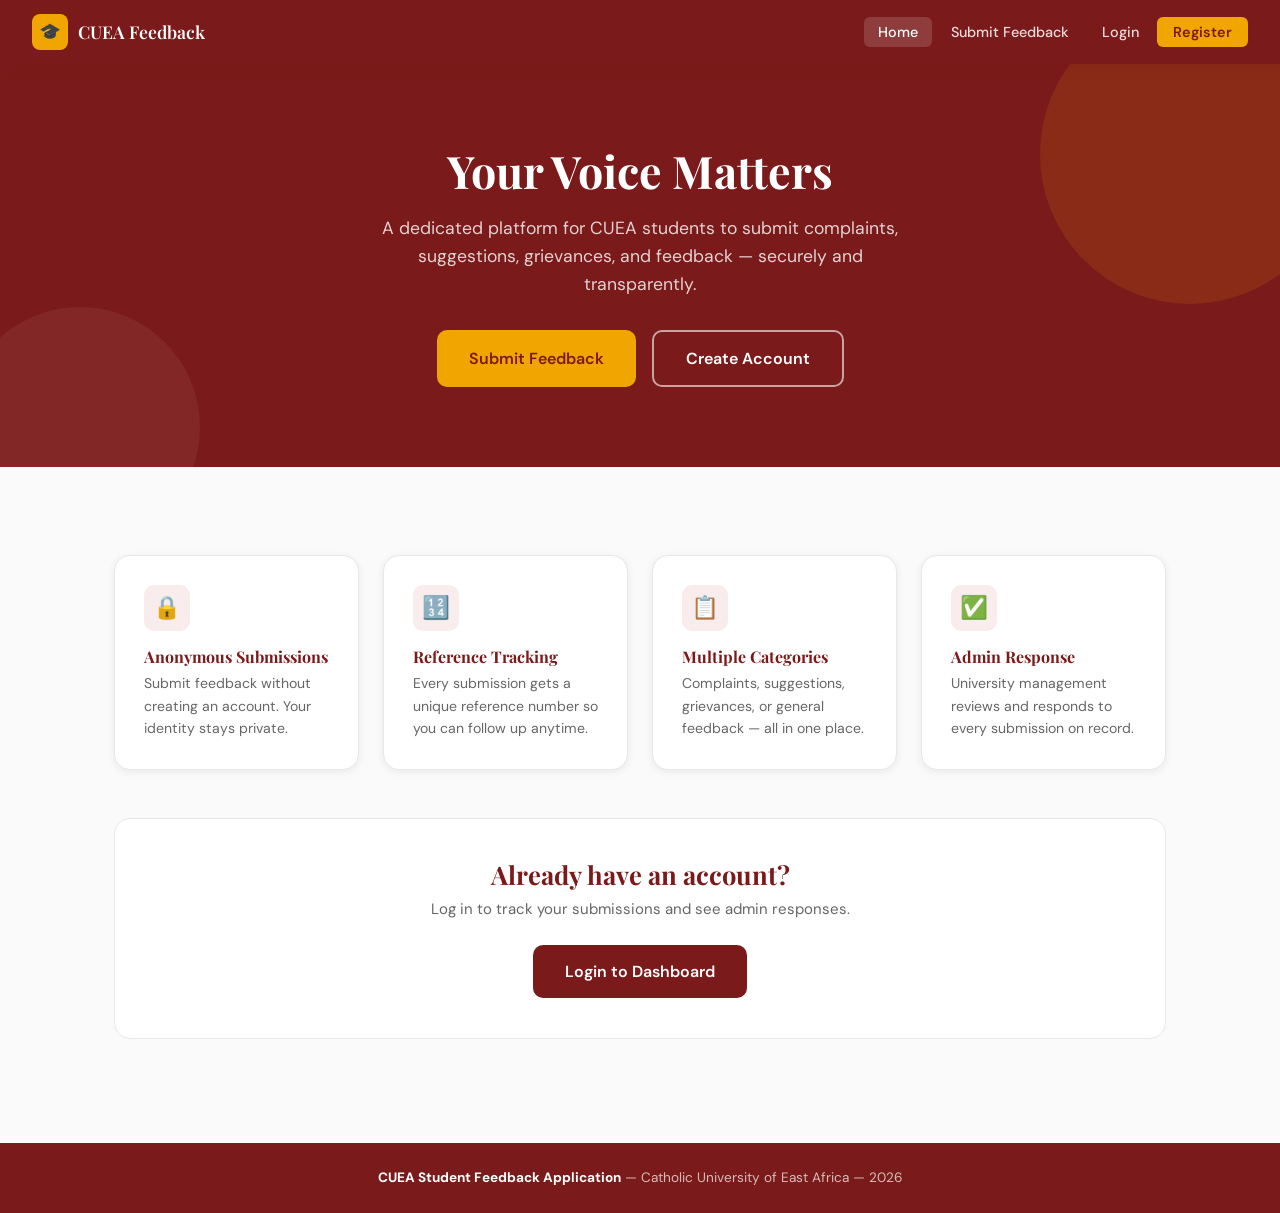
<file: index.html>
<!DOCTYPE html>
<html lang="en">
<head>
    <meta charset="UTF-8">
    <meta name="viewport" content="width=device-width, initial-scale=1.0">
    <title>CUEA Student Feedback — Home</title>
    <link rel="stylesheet" href="style.css">
</head>
<body>

<nav class="navbar">
    <a href="index.html" class="navbar-brand">
        <div class="logo-icon">🎓</div>
        <span>CUEA Feedback</span>
    </a>
    <ul class="navbar-links">
        <li><a href="index.html" class="active">Home</a></li>
        <li><a href="submit.html">Submit Feedback</a></li>
        <li><a href="login.html">Login</a></li>
        <li><a href="register.html" class="btn-nav">Register</a></li>
    </ul>
</nav>

<section class="hero">
    <h1>Your Voice Matters</h1>
    <p>A dedicated platform for CUEA students to submit complaints, suggestions, grievances, and feedback — securely and transparently.</p>
    <div class="hero-actions">
        <a href="submit.html" class="btn btn-accent btn-lg">Submit Feedback</a>
        <a href="register.html" class="btn btn-outline-white btn-lg">Create Account</a>
    </div>
</section>

<div class="page-wrapper">
    <div class="features-grid">
        <div class="feature-card">
            <div class="feature-icon">🔒</div>
            <h3>Anonymous Submissions</h3>
            <p>Submit feedback without creating an account. Your identity stays private.</p>
        </div>
        <div class="feature-card">
            <div class="feature-icon">🔢</div>
            <h3>Reference Tracking</h3>
            <p>Every submission gets a unique reference number so you can follow up anytime.</p>
        </div>
        <div class="feature-card">
            <div class="feature-icon">📋</div>
            <h3>Multiple Categories</h3>
            <p>Complaints, suggestions, grievances, or general feedback — all in one place.</p>
        </div>
        <div class="feature-card">
            <div class="feature-icon">✅</div>
            <h3>Admin Response</h3>
            <p>University management reviews and responds to every submission on record.</p>
        </div>
    </div>

    <div style="text-align:center; margin-top:3rem; padding:2.5rem; background:var(--white); border-radius:var(--radius-lg); border:1px solid var(--gray-200);">
        <h2 style="margin-bottom:0.5rem;">Already have an account?</h2>
        <p style="margin-bottom:1.5rem;">Log in to track your submissions and see admin responses.</p>
        <a href="login.html" class="btn btn-primary btn-lg">Login to Dashboard</a>
    </div>
</div>

<footer>
    <strong>CUEA Student Feedback Application</strong> &mdash; Catholic University of East Africa &mdash; 2026
</footer>

</body>
</html>
</file>
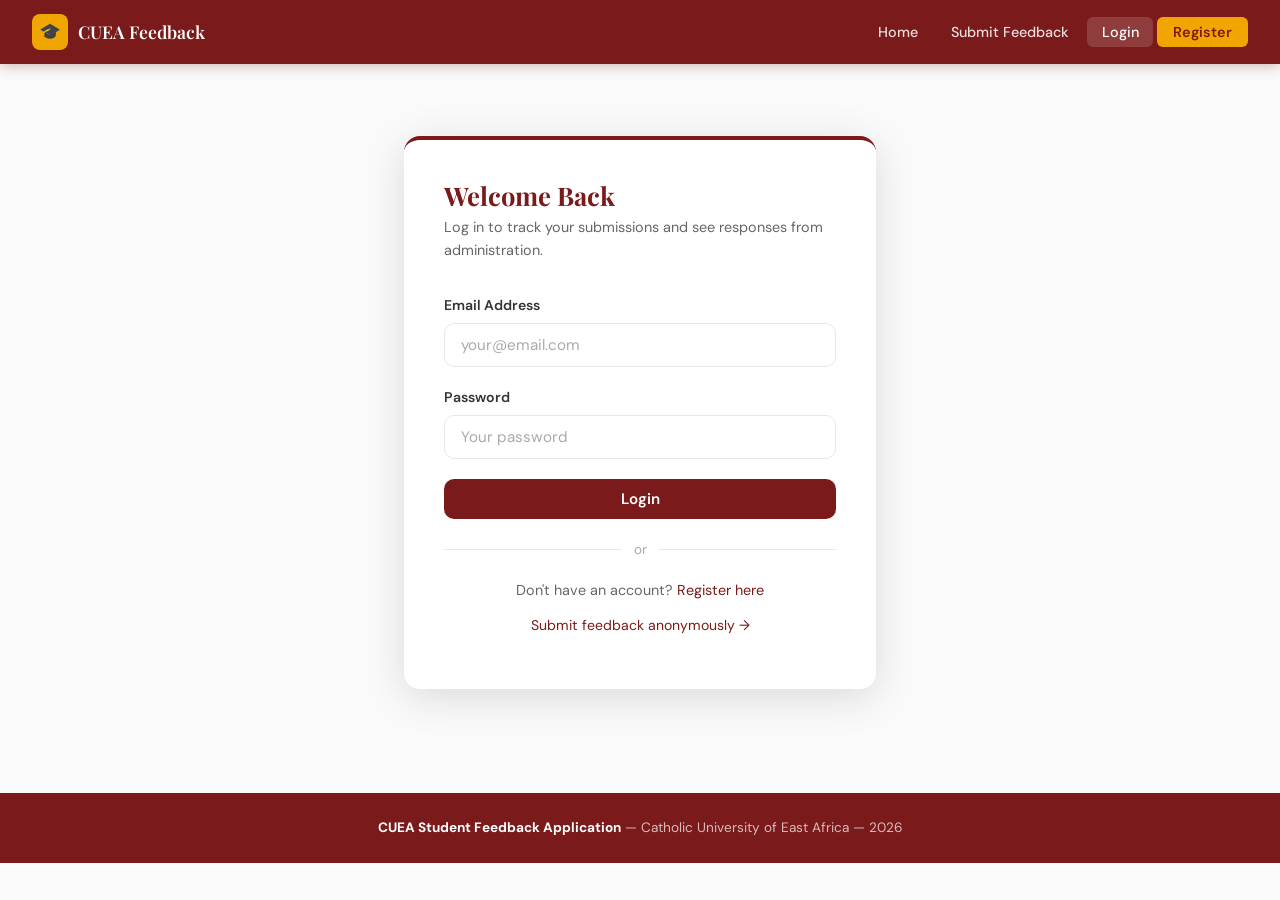
<file: dashboard.html>
<!DOCTYPE html>
<html lang="en">
<head>
    <meta charset="UTF-8">
    <meta name="viewport" content="width=device-width, initial-scale=1.0">
    <title>My Submissions — CUEA Feedback</title>
    <link rel="stylesheet" href="style.css">
    <style>
        .feedback-item {
            background: var(--white);
            border: 1px solid var(--gray-200);
            border-radius: var(--radius-lg);
            margin-bottom: 1rem;
            overflow: hidden;
            transition: box-shadow var(--transition);
        }
        .feedback-item:hover { box-shadow: var(--shadow); }
        .feedback-item-header {
            padding: 1rem 1.4rem;
            display: flex;
            align-items: center;
            justify-content: space-between;
            gap: 1rem;
            cursor: pointer;
            border-bottom: 1px solid transparent;
            transition: background var(--transition);
        }
        .feedback-item-header:hover { background: var(--gray-50); }
        .feedback-item-header.open { border-bottom-color: var(--gray-200); background: var(--primary-light); }
        .feedback-item-body { display: none; padding: 1.2rem 1.4rem; }
        .feedback-item-body.open { display: block; }
        .feedback-meta { display: flex; align-items: center; gap: 0.6rem; flex-wrap: wrap; }
        .feedback-meta .ref { font-size: 0.8rem; color: var(--gray-400); font-family: monospace; }
        .response-box {
            background: var(--accent-light);
            border-left: 4px solid var(--accent);
            border-radius: 0 var(--radius) var(--radius) 0;
            padding: 1rem 1.2rem;
            margin-top: 1rem;
        }
        .response-box strong { font-size: 0.85rem; color: var(--gray-800); display: block; margin-bottom: 0.4rem; }
        .empty-state { text-align: center; padding: 3rem; color: var(--gray-600); }
        .empty-state .icon { font-size: 3rem; margin-bottom: 1rem; }
    </style>
</head>
<body>

<nav class="navbar">
    <a href="index.html" class="navbar-brand">
        <div class="logo-icon">🎓</div>
        <span>CUEA Feedback</span>
    </a>
    <ul class="navbar-links">
        <li><a href="index.html">Home</a></li>
        <li><a href="submit.html">Submit Feedback</a></li>
        <li><a href="dashboard.html" class="active">My Submissions</a></li>
        <li><a href="api/logout.php">Logout</a></li>
    </ul>
</nav>

<div class="page-wrapper">
    <div style="display:flex; align-items:center; justify-content:space-between; margin-bottom:2rem; flex-wrap:wrap; gap:1rem;">
        <div>
            <h1 id="welcome-heading">My Submissions</h1>
            <p style="margin:0;">Track your feedback and see responses from administration.</p>
        </div>
        <a href="submit.html" class="btn btn-primary">+ New Submission</a>
    </div>

    <div class="stats-row" id="stats-row">
        <div class="stat-card"><div class="stat-num" id="stat-total">—</div><div class="stat-label">Total Submitted</div></div>
        <div class="stat-card"><div class="stat-num" id="stat-pending">—</div><div class="stat-label">Pending Review</div></div>
        <div class="stat-card"><div class="stat-num" id="stat-resolved">—</div><div class="stat-label">Resolved</div></div>
    </div>

    <div class="card">
        <div class="card-header">
            <h3>Submission History</h3>
        </div>
        <div class="card-body" id="feedback-list">
            <div class="empty-state">
                <div class="icon">⏳</div>
                <p>Loading your submissions...</p>
            </div>
        </div>
    </div>
</div>

<footer>
    <strong>CUEA Student Feedback Application</strong> &mdash; Catholic University of East Africa &mdash; 2026
</footer>

<script>
const user = JSON.parse(sessionStorage.getItem('user') || 'null');

if (!user || user.role !== 'student') {
    window.location.href = 'login.html';
}

document.getElementById('welcome-heading').textContent = `My Submissions`;

function statusBadge(status) {
    const map = {
        'Submitted':    'badge-submitted',
        'Under Review': 'badge-under-review',
        'Resolved':     'badge-resolved',
        'Closed':       'badge-closed',
    };
    return `<span class="badge ${map[status] || 'badge-submitted'}">${status}</span>`;
}

function formatDate(dt) {
    return new Date(dt).toLocaleDateString('en-KE', { year:'numeric', month:'short', day:'numeric' });
}

async function loadFeedback() {
    try {
        const res  = await fetch('api/my_feedback.php');
        const data = await res.json();

        if (!data.success) {
            document.getElementById('feedback-list').innerHTML =
                `<div class="empty-state"><div class="icon">⚠️</div><p>${data.error}</p></div>`;
            return;
        }

        const items = data.data;

        // Stats
        document.getElementById('stat-total').textContent    = items.length;
        document.getElementById('stat-pending').textContent  = items.filter(i => i.status === 'Submitted' || i.status === 'Under Review').length;
        document.getElementById('stat-resolved').textContent = items.filter(i => i.status === 'Resolved').length;

        if (items.length === 0) {
            document.getElementById('feedback-list').innerHTML = `
                <div class="empty-state">
                    <div class="icon">📭</div>
                    <p>You haven't submitted any feedback yet.</p>
                    <a href="submit.html" class="btn btn-primary" style="margin-top:1rem;">Submit Your First Feedback</a>
                </div>`;
            return;
        }

        document.getElementById('feedback-list').innerHTML = items.map((item, i) => `
            <div class="feedback-item">
                <div class="feedback-item-header" onclick="toggle(${i})">
                    <div>
                        <div class="feedback-meta">
                            ${statusBadge(item.status)}
                            <span style="font-size:0.82rem; background:var(--primary-light); color:var(--primary); padding:0.15rem 0.5rem; border-radius:4px; font-weight:600;">${item.category}</span>
                            <span class="ref">${item.ref_no}</span>
                        </div>
                        <div style="font-weight:600; margin-top:0.4rem; color:var(--gray-800);">${item.subject}</div>
                    </div>
                    <div style="text-align:right; flex-shrink:0;">
                        <div style="font-size:0.82rem; color:var(--gray-400);">${formatDate(item.submitted_at)}</div>
                        <div style="font-size:0.82rem; color:var(--primary); margin-top:0.3rem;">${item.response ? '💬 Response available' : ''}</div>
                    </div>
                </div>
                <div class="feedback-item-body" id="body-${i}">
                    <p style="white-space:pre-wrap; color:var(--gray-800); margin:0 0 0.5rem;">${item.message}</p>
                    ${item.response ? `
                        <div class="response-box">
                            <strong>🏛️ CUEA Administration Response <span style="color:var(--gray-400); font-weight:400;">— ${formatDate(item.responded_at)}</span></strong>
                            <p style="margin:0; color:var(--gray-800);">${item.response}</p>
                        </div>` : `<p style="color:var(--gray-400); font-size:0.88rem; margin:0;">No response yet. Administration will review your submission shortly.</p>`
                    }
                </div>
            </div>
        `).join('');

    } catch (e) {
        document.getElementById('feedback-list').innerHTML =
            `<div class="empty-state"><div class="icon">⚠️</div><p>Failed to load submissions. Make sure you are running on XAMPP.</p></div>`;
    }
}

function toggle(i) {
    const header = document.querySelectorAll('.feedback-item-header')[i];
    const body   = document.getElementById('body-' + i);
    header.classList.toggle('open');
    body.classList.toggle('open');
}

loadFeedback();
</script>
</body>
</html>
</file>
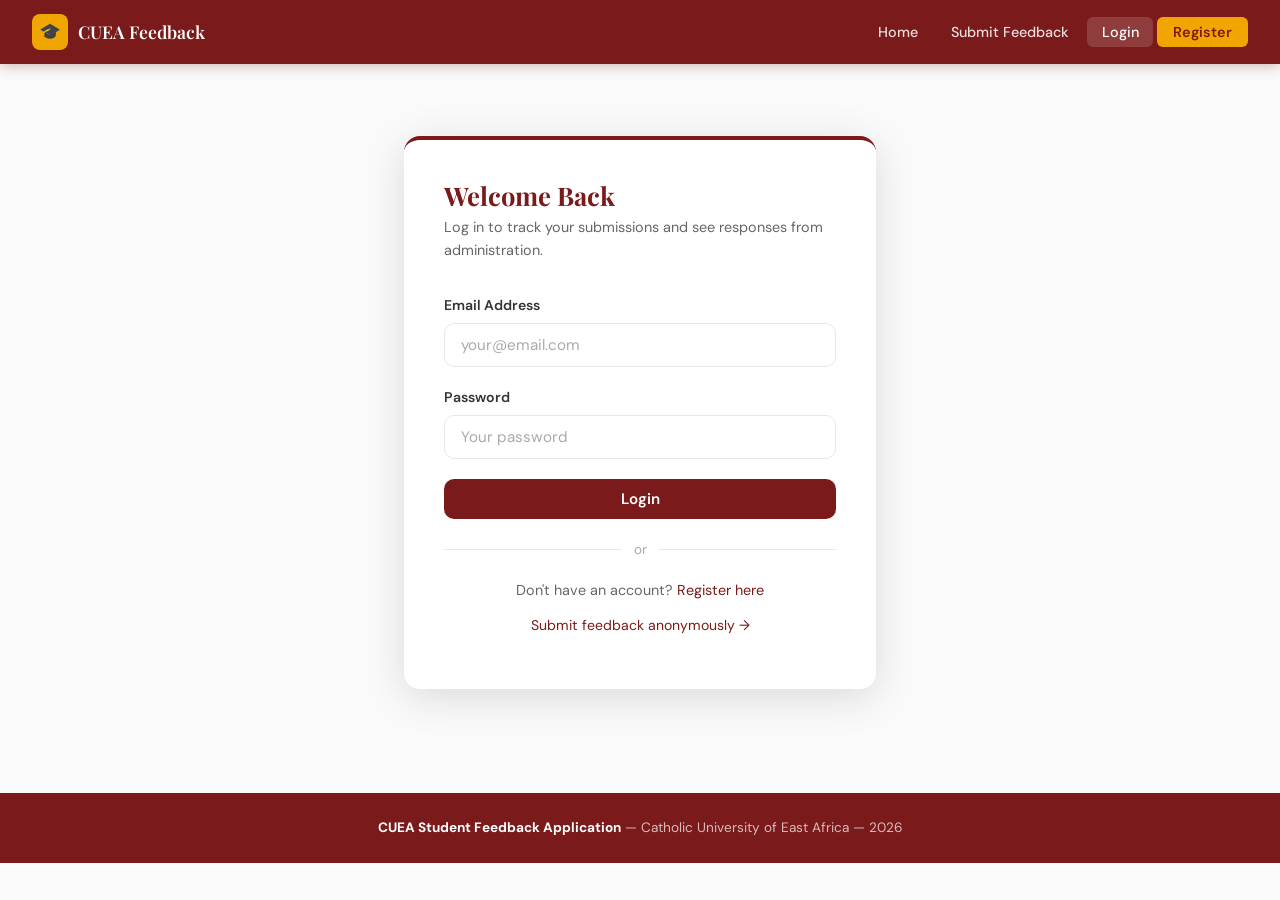
<file: login.html>
<!DOCTYPE html>
<html lang="en">
<head>
    <meta charset="UTF-8">
    <meta name="viewport" content="width=device-width, initial-scale=1.0">
    <title>Login — CUEA Feedback</title>
    <link rel="stylesheet" href="style.css">
</head>
<body>

<nav class="navbar">
    <a href="index.html" class="navbar-brand">
        <div class="logo-icon">🎓</div>
        <span>CUEA Feedback</span>
    </a>
    <ul class="navbar-links">
        <li><a href="index.html">Home</a></li>
        <li><a href="submit.html">Submit Feedback</a></li>
        <li><a href="login.html" class="active">Login</a></li>
        <li><a href="register.html" class="btn-nav">Register</a></li>
    </ul>
</nav>

<div class="page-wrapper narrow" style="margin-top:2rem;">
    <div class="auth-card">
        <h2>Welcome Back</h2>
        <p class="subtitle">Log in to track your submissions and see responses from administration.</p>

        <div id="alert" style="display:none;"></div>

        <div class="form-group">
            <label for="email">Email Address</label>
            <input type="email" id="email" class="form-control" placeholder="your@email.com">
        </div>
        <div class="form-group">
            <label for="password">Password</label>
            <input type="password" id="password" class="form-control" placeholder="Your password">
        </div>

        <button class="btn btn-primary btn-full" id="loginBtn" onclick="login()">Login</button>

        <div class="divider">or</div>
        <p style="text-align:center; font-size:0.9rem;">Don't have an account? <a href="register.html">Register here</a></p>
        <p style="text-align:center; font-size:0.88rem; margin-top:0.5rem;">
            <a href="submit.html">Submit feedback anonymously →</a>
        </p>
    </div>
</div>

<footer>
    <strong>CUEA Student Feedback Application</strong> &mdash; Catholic University of East Africa &mdash; 2026
</footer>

<script>
async function login() {
    const btn      = document.getElementById('loginBtn');
    const email    = document.getElementById('email').value.trim();
    const password = document.getElementById('password').value;

    document.getElementById('alert').style.display = 'none';

    if (!email || !password) {
        showAlert('error', 'Please enter your email and password.'); return;
    }

    btn.disabled = true;
    btn.textContent = 'Logging in...';

    try {
        const res  = await fetch('api/login.php', {
            method: 'POST',
            headers: { 'Content-Type': 'application/json' },
            body: JSON.stringify({ email, password })
        });
        const data = await res.json();

        if (data.success) {
            // Store user info in sessionStorage for frontend use
            sessionStorage.setItem('user', JSON.stringify(data.user));
            showAlert('success', 'Login successful! Redirecting...');
            setTimeout(() => {
                if (data.user.role === 'admin') {
                    window.location.href = 'admin/dashboard.html';
                } else {
                    window.location.href = 'dashboard.html';
                }
            }, 1000);
        } else {
            showAlert('error', data.error || 'Login failed.');
            btn.disabled = false;
            btn.textContent = 'Login';
        }
    } catch (e) {
        showAlert('error', 'Network error. Please try again.');
        btn.disabled = false;
        btn.textContent = 'Login';
    }
}

function showAlert(type, msg) {
    const alertBox = document.getElementById('alert');
    alertBox.className = 'alert alert-' + type;
    alertBox.textContent = msg;
    alertBox.style.display = 'flex';
}

// Allow Enter key to submit
document.addEventListener('keydown', e => { if (e.key === 'Enter') login(); });
</script>
</body>
</html>
</file>
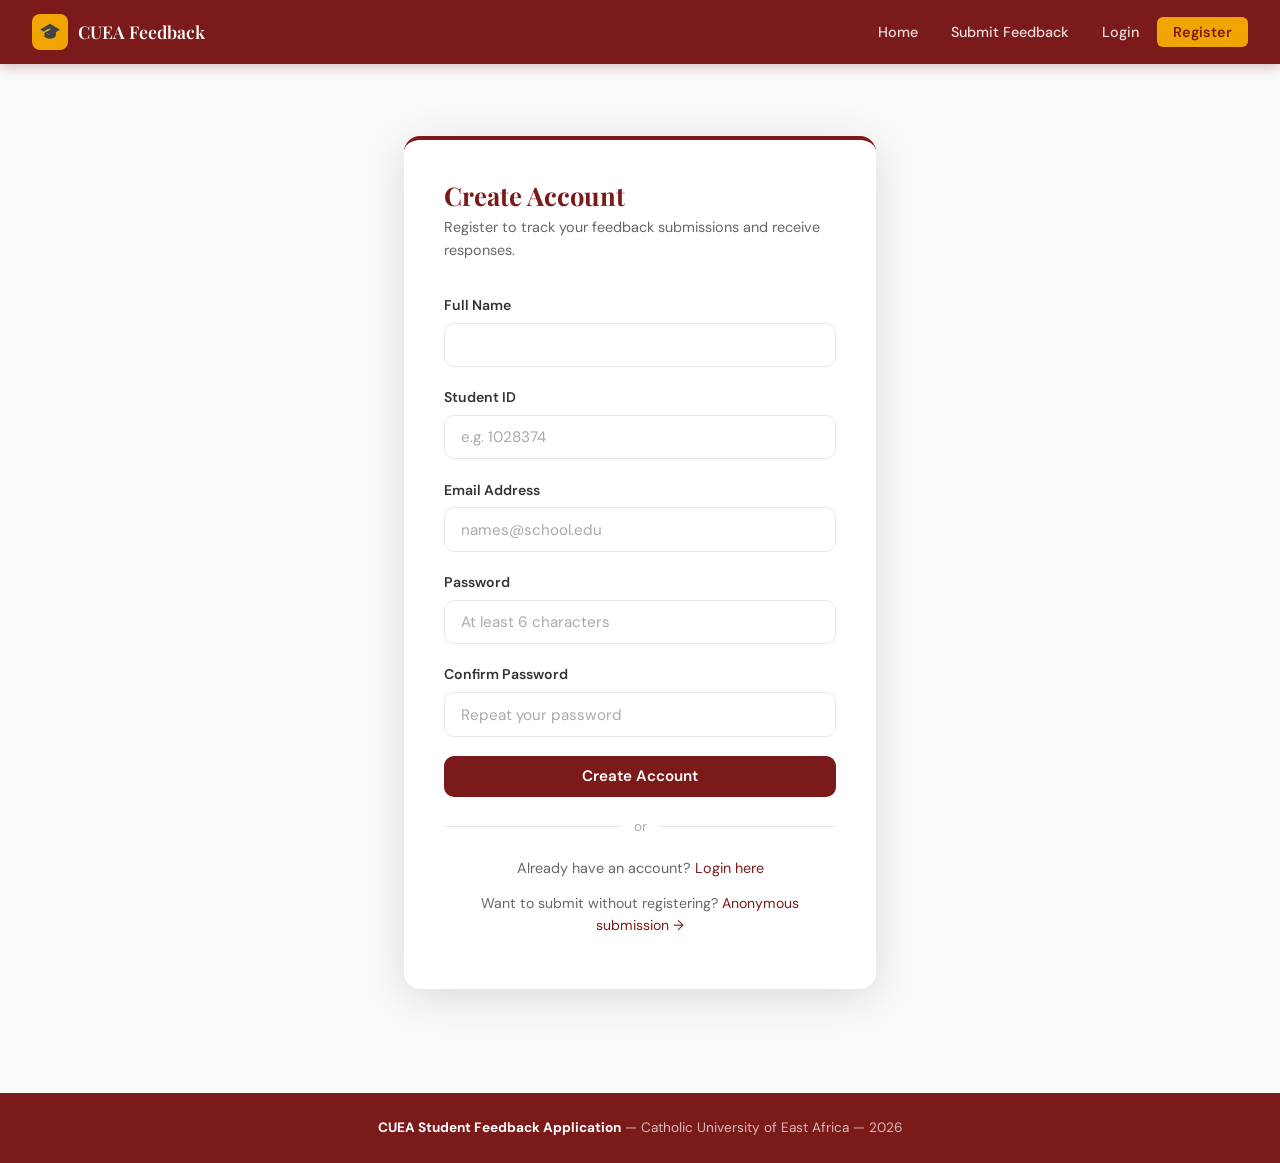
<file: register.html>
<!DOCTYPE html>
<html lang="en">
<head>
    <meta charset="UTF-8">
    <meta name="viewport" content="width=device-width, initial-scale=1.0">
    <title>Register — CUEA Feedback</title>
    <link rel="stylesheet" href="style.css">
</head>
<body>

<nav class="navbar">
    <a href="index.html" class="navbar-brand">
        <div class="logo-icon">🎓</div>
        <span>CUEA Feedback</span>
    </a>
    <ul class="navbar-links">
        <li><a href="index.html">Home</a></li>
        <li><a href="submit.html">Submit Feedback</a></li>
        <li><a href="login.html">Login</a></li>
        <li><a href="register.html" class="btn-nav">Register</a></li>
    </ul>
</nav>

<div class="page-wrapper narrow" style="margin-top:2rem;">
    <div class="auth-card">
        <h2>Create Account</h2>
        <p class="subtitle">Register to track your feedback submissions and receive responses.</p>

        <div id="alert" style="display:none;"></div>

        <div class="form-group">
            <label for="full_name">Full Name</label>
            <input type="text" id="full_name" class="form-control">
        </div>
        <div class="form-group">
            <label for="student_id">Student ID</label>
            <input type="text" id="student_id" class="form-control" placeholder="e.g. 1028374">
        </div>
        <div class="form-group">
            <label for="email">Email Address</label>
            <input type="email" id="email" class="form-control" placeholder="names@school.edu">
        </div>
        <div class="form-group">
            <label for="password">Password</label>
            <input type="password" id="password" class="form-control" placeholder="At least 6 characters">
        </div>
        <div class="form-group">
            <label for="confirm_password">Confirm Password</label>
            <input type="password" id="confirm_password" class="form-control" placeholder="Repeat your password">
        </div>

        <button class="btn btn-primary btn-full" id="registerBtn" onclick="register()">Create Account</button>

        <div class="divider">or</div>
        <p style="text-align:center; font-size:0.9rem;">Already have an account? <a href="login.html">Login here</a></p>
        <p style="text-align:center; font-size:0.88rem; margin-top:0.5rem;">
            Want to submit without registering? <a href="submit.html">Anonymous submission →</a>
        </p>
    </div>
</div>

<footer>
    <strong>CUEA Student Feedback Application</strong> &mdash; Catholic University of East Africa &mdash; 2026
</footer>

<script>
async function register() {
    const btn       = document.getElementById('registerBtn');
    const alertBox  = document.getElementById('alert');
    const full_name = document.getElementById('full_name').value.trim();
    const student_id= document.getElementById('student_id').value.trim();
    const email     = document.getElementById('email').value.trim();
    const password  = document.getElementById('password').value;
    const confirm   = document.getElementById('confirm_password').value;

    alertBox.style.display = 'none';

    if (!full_name || !student_id || !email || !password || !confirm) {
        showAlert('error', 'Please fill in all fields.'); return;
    }
    if (password !== confirm) {
        showAlert('error', 'Passwords do not match.'); return;
    }

    btn.disabled = true;
    btn.textContent = 'Creating account...';

    try {
        const res  = await fetch('api/register.php', {
            method: 'POST',
            headers: { 'Content-Type': 'application/json' },
            body: JSON.stringify({ full_name, student_id, email, password })
        });
        const data = await res.json();
        if (data.success) {
            showAlert('success', 'Account created! Redirecting to login...');
            setTimeout(() => window.location.href = 'login.html', 1500);
        } else {
            showAlert('error', data.error || 'Registration failed.');
            btn.disabled = false;
            btn.textContent = 'Create Account';
        }
    } catch (e) {
        showAlert('error', 'Network error. Please try again.');
        btn.disabled = false;
        btn.textContent = 'Create Account';
    }
}

function showAlert(type, msg) {
    const alertBox = document.getElementById('alert');
    alertBox.className = 'alert alert-' + type;
    alertBox.textContent = msg;
    alertBox.style.display = 'flex';
}
</script>
</body>
</html>
</file>
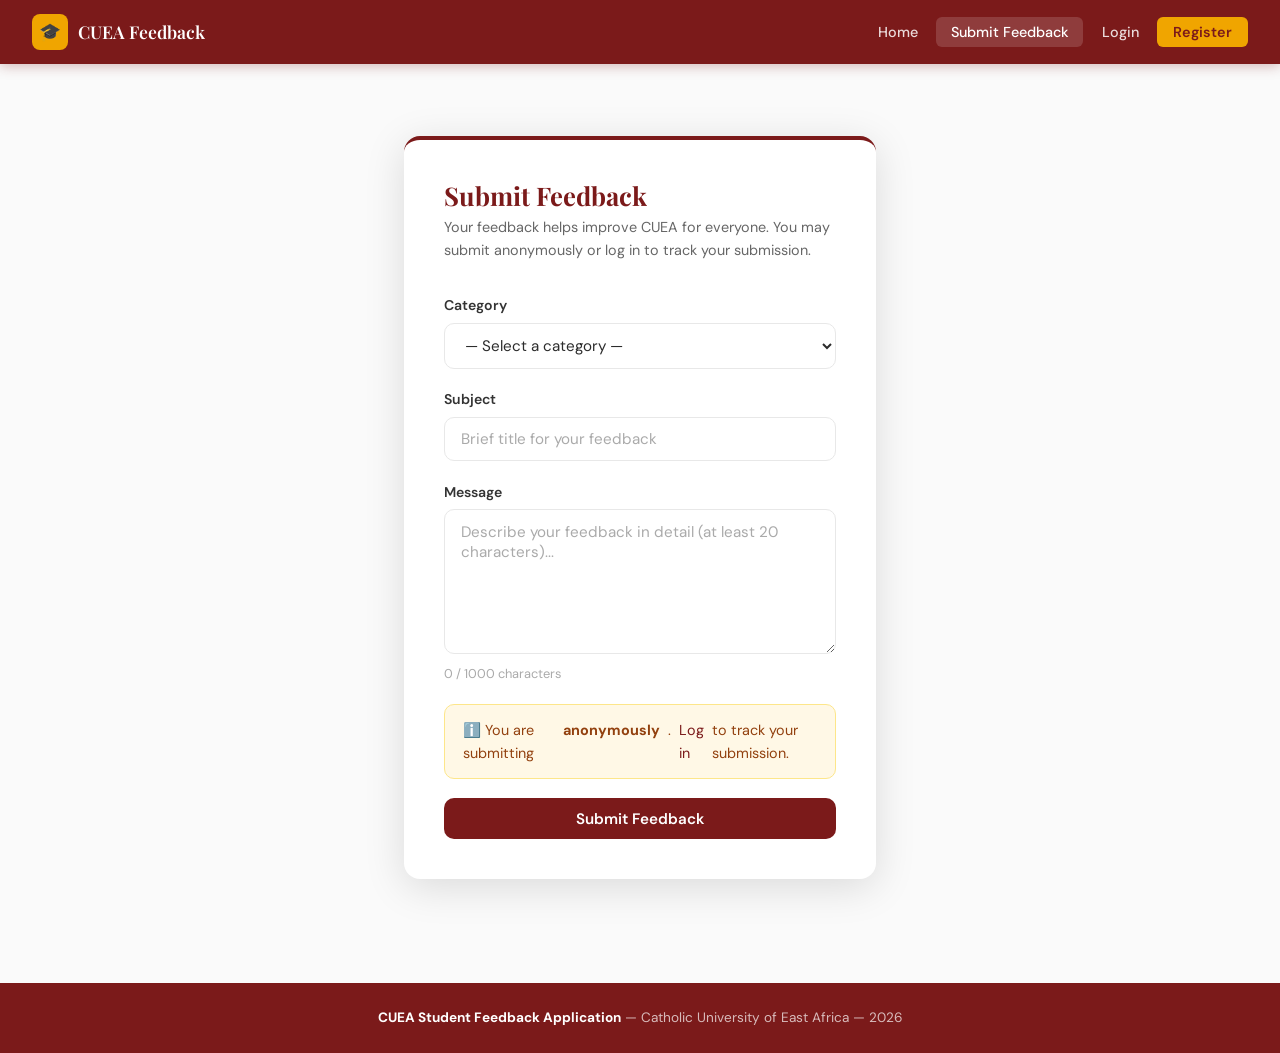
<file: submit.html>
<!DOCTYPE html>
<html lang="en">
<head>
    <meta charset="UTF-8">
    <meta name="viewport" content="width=device-width, initial-scale=1.0">
    <title>Submit Feedback — CUEA</title>
    <link rel="stylesheet" href="style.css">
</head>
<body>

<nav class="navbar">
    <a href="index.html" class="navbar-brand">
        <div class="logo-icon">🎓</div>
        <span>CUEA Feedback</span>
    </a>
    <ul class="navbar-links">
        <li><a href="index.html">Home</a></li>
        <li><a href="submit.html" class="active">Submit Feedback</a></li>
        <li><a href="login.html" id="nav-login">Login</a></li>
        <li id="nav-register-li"><a href="register.html" class="btn-nav">Register</a></li>
        <li id="nav-dashboard-li" style="display:none"><a href="dashboard.html">My Submissions</a></li>
        <li id="nav-logout-li" style="display:none"><a href="api/logout.php">Logout</a></li>
    </ul>
</nav>

<div class="page-wrapper narrow" style="margin-top:2rem;">

    <!-- Success State -->
    <div id="success-state" style="display:none;">
        <div class="auth-card" style="text-align:center;">
            <div style="font-size:3rem; margin-bottom:1rem;">✅</div>
            <h2>Feedback Submitted!</h2>
            <p>Thank you. Your feedback has been received by CUEA administration.</p>
            <div class="ref-box">
                <p style="font-size:0.82rem; margin-bottom:0.3rem;">Your Reference Number</p>
                <div class="ref-num" id="ref-display"></div>
                <p style="margin-top:0.4rem;">Save this number to follow up on your submission.</p>
            </div>
            <div style="display:flex; gap:1rem; justify-content:center; flex-wrap:wrap; margin-top:1.5rem;">
                <a href="submit.html" class="btn btn-outline">Submit Another</a>
                <a href="dashboard.html" class="btn btn-primary" id="view-dashboard-btn" style="display:none;">View My Submissions</a>
                <a href="index.html" class="btn btn-primary" id="go-home-btn">Go to Home</a>
            </div>
        </div>
    </div>

    <!-- Form State -->
    <div id="form-state">
        <div class="auth-card">
            <h2>Submit Feedback</h2>
            <p class="subtitle">Your feedback helps improve CUEA for everyone. You may submit anonymously or log in to track your submission.</p>

            <div id="user-banner" style="display:none;" class="alert alert-info"></div>
            <div id="alert" style="display:none;"></div>

            <div class="form-group">
                <label for="category">Category</label>
                <select id="category" class="form-control">
                    <option value="">— Select a category —</option>
                    <option value="1">Complaint</option>
                    <option value="2">Suggestion</option>
                    <option value="3">Grievance</option>
                    <option value="4">General</option>
                </select>
            </div>
            <div class="form-group">
                <label for="subject">Subject</label>
                <input type="text" id="subject" class="form-control" placeholder="Brief title for your feedback" maxlength="150">
            </div>
            <div class="form-group">
                <label for="message">Message</label>
                <textarea id="message" class="form-control" placeholder="Describe your feedback in detail (at least 20 characters)..." rows="6"></textarea>
                <small style="color:var(--gray-400); font-size:0.8rem;" id="char-count">0 / 1000 characters</small>
            </div>

            <div id="anon-notice" class="alert alert-info" style="margin-bottom:1.2rem;">
                ℹ️ You are submitting <strong>anonymously</strong>. <a href="login.html">Log in</a> to track your submission.
            </div>

            <button class="btn btn-primary btn-full" id="submitBtn" onclick="submitFeedback()">Submit Feedback</button>
        </div>
    </div>
</div>

<footer>
    <strong>CUEA Student Feedback Application</strong> &mdash; Catholic University of East Africa &mdash; 2026
</footer>

<script>
let user = JSON.parse(sessionStorage.getItem('user') || 'null');

window.addEventListener('DOMContentLoaded', async () => {
    // Verify session is still valid with server
    if (user) {
        try {
            const res = await fetch('api/my_feedback.php');
            const data = await res.json();
            if (!data.success) {
                sessionStorage.removeItem('user');
                user = null;
            }
        } catch(e) {
            sessionStorage.removeItem('user');
            user = null;
        }
    }

    if (user) {
        document.getElementById('anon-notice').style.display = 'none';
        document.getElementById('user-banner').style.display = 'flex';
        document.getElementById('user-banner').innerHTML = `✅ Logged in as <strong style="margin-left:4px;">${user.full_name}</strong>. Your submission will be tracked.`;
        document.getElementById('nav-login').style.display = 'none';
        document.getElementById('nav-register-li').style.display = 'none';
        document.getElementById('nav-dashboard-li').style.display = 'block';
        document.getElementById('nav-logout-li').style.display = 'block';
    }

    document.getElementById('message').addEventListener('input', function() {
        document.getElementById('char-count').textContent = this.value.length + ' / 1000 characters';
    });
});

async function submitFeedback() {
    const btn        = document.getElementById('submitBtn');
    const category_id= document.getElementById('category').value;
    const subject    = document.getElementById('subject').value.trim();
    const message    = document.getElementById('message').value.trim();

    document.getElementById('alert').style.display = 'none';

    if (!category_id) { showAlert('error', 'Please select a category.'); return; }
    if (!subject)      { showAlert('error', 'Please enter a subject.'); return; }
    if (message.length < 20) { showAlert('error', 'Message must be at least 20 characters.'); return; }

    btn.disabled = true;
    btn.textContent = 'Submitting...';

    try {
        const res  = await fetch('api/submit.php', {
            method: 'POST',
            headers: { 'Content-Type': 'application/json' },
            body: JSON.stringify({ category_id: parseInt(category_id), subject, message })
        });
        const data = await res.json();

        if (data.success) {
            document.getElementById('form-state').style.display = 'none';
            document.getElementById('success-state').style.display = 'block';
            document.getElementById('ref-display').textContent = data.ref_no;
            if (user) {
                document.getElementById('view-dashboard-btn').style.display = 'inline-flex';
                document.getElementById('go-home-btn').style.display = 'none';
            }
        } else {
            showAlert('error', data.error || 'Submission failed. Please try again.');
            btn.disabled = false;
            btn.textContent = 'Submit Feedback';
        }
    } catch (e) {
        showAlert('error', 'Network error. Please try again.');
        btn.disabled = false;
        btn.textContent = 'Submit Feedback';
    }
}

function showAlert(type, msg) {
    const alertBox = document.getElementById('alert');
    alertBox.className = 'alert alert-' + type;
    alertBox.textContent = msg;
    alertBox.style.display = 'flex';
}
</script>
</body>
</html>
</file>
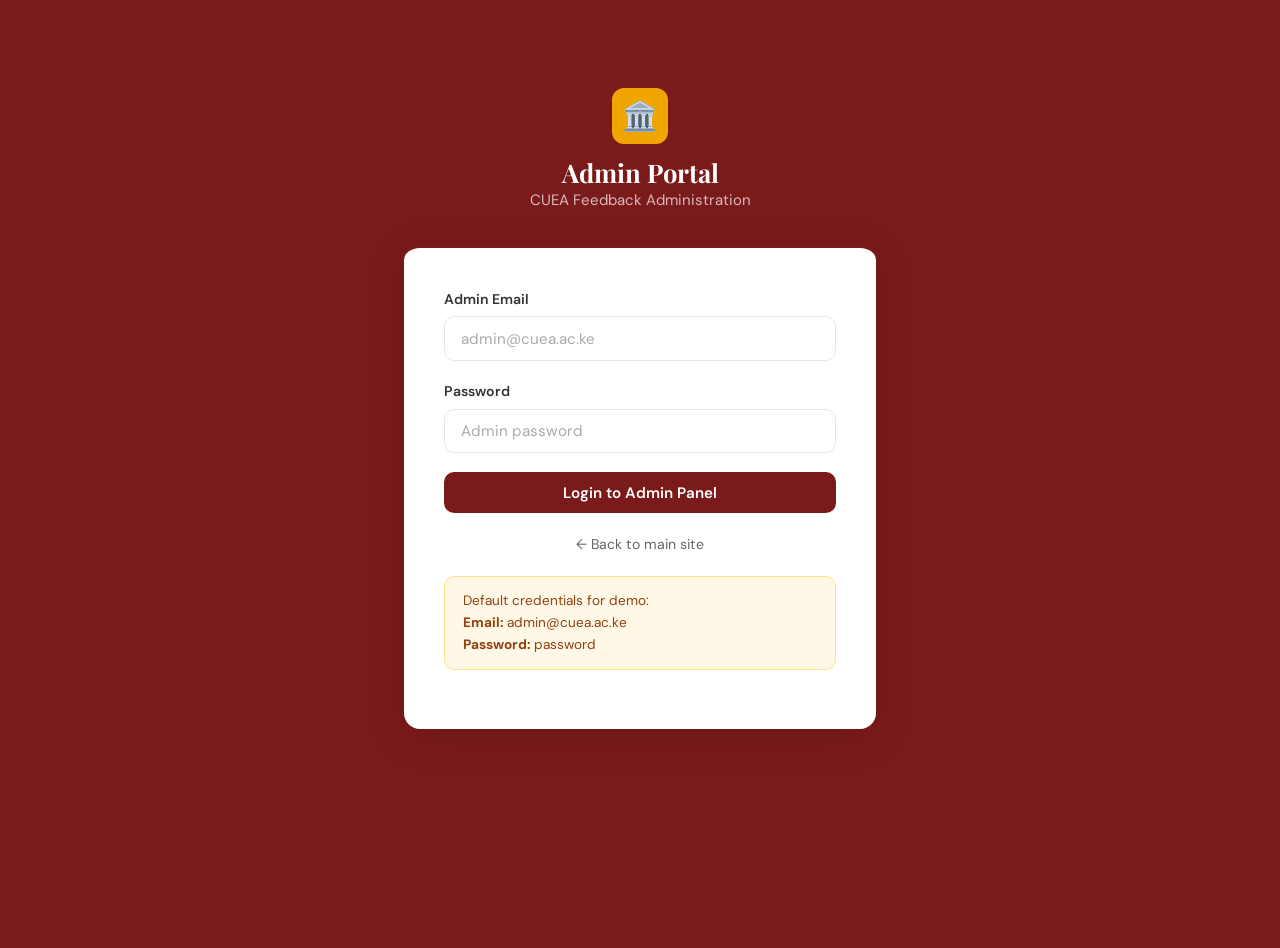
<file: admin/dashboard.html>
<!DOCTYPE html>
<html lang="en">
<head>
    <meta charset="UTF-8">
    <meta name="viewport" content="width=device-width, initial-scale=1.0">
    <title>Admin Dashboard — CUEA Feedback</title>
    <link rel="stylesheet" href="../style.css">
    <style>
        .filter-bar {
            display: flex;
            gap: 0.75rem;
            flex-wrap: wrap;
            align-items: flex-end;
            margin-bottom: 1.5rem;
            background: var(--white);
            padding: 1.2rem;
            border-radius: var(--radius-lg);
            border: 1px solid var(--gray-200);
        }
        .filter-bar .form-group { margin: 0; min-width: 160px; flex: 1; }
        .filter-bar label { font-size: 0.82rem; }

        /* Modal */
        .modal-overlay {
            display: none;
            position: fixed; inset: 0;
            background: rgba(0,0,0,0.5);
            z-index: 200;
            align-items: center;
            justify-content: center;
            padding: 1rem;
        }
        .modal-overlay.open { display: flex; }
        .modal {
            background: var(--white);
            border-radius: var(--radius-lg);
            width: 100%;
            max-width: 600px;
            max-height: 90vh;
            overflow-y: auto;
            box-shadow: var(--shadow-lg);
        }
        .modal-header {
            padding: 1.2rem 1.5rem;
            border-bottom: 1px solid var(--gray-200);
            display: flex;
            align-items: center;
            justify-content: space-between;
            position: sticky; top: 0;
            background: var(--white);
        }
        .modal-body { padding: 1.5rem; }
        .modal-close {
            background: none; border: none;
            font-size: 1.4rem; cursor: pointer;
            color: var(--gray-600); line-height: 1;
        }
        .detail-row { margin-bottom: 1rem; }
        .detail-row label { font-size: 0.82rem; font-weight: 600; color: var(--gray-600); display: block; margin-bottom: 0.25rem; }
        .detail-row p { margin: 0; color: var(--gray-800); white-space: pre-wrap; }
        .message-box {
            background: var(--gray-50);
            border: 1px solid var(--gray-200);
            border-radius: var(--radius);
            padding: 1rem;
            white-space: pre-wrap;
            color: var(--gray-800);
            font-size: 0.93rem;
            line-height: 1.6;
        }
    </style>
</head>
<body>

<nav class="navbar">
    <a href="../index.html" class="navbar-brand">
        <div class="logo-icon">🏛️</div>
        <span>CUEA Admin</span>
    </a>
    <ul class="navbar-links">
        <li><a href="dashboard.html" class="active">Dashboard</a></li>
        <li><a href="../index.html">Main Site</a></li>
        <li><a href="../api/logout.php">Logout</a></li>
    </ul>
</nav>

<div class="page-wrapper">
    <div style="margin-bottom:2rem;">
        <h1>Admin Dashboard</h1>
        <p id="admin-name" style="margin:0;">Manage and respond to all student feedback submissions.</p>
    </div>

    <!-- Stats -->
    <div class="stats-row">
        <div class="stat-card"><div class="stat-num" id="s-total">—</div><div class="stat-label">Total</div></div>
        <div class="stat-card"><div class="stat-num" id="s-submitted">—</div><div class="stat-label">New</div></div>
        <div class="stat-card"><div class="stat-num" id="s-review">—</div><div class="stat-label">Under Review</div></div>
        <div class="stat-card"><div class="stat-num" id="s-resolved">—</div><div class="stat-label">Resolved</div></div>
        <div class="stat-card"><div class="stat-num" id="s-closed">—</div><div class="stat-label">Closed</div></div>
    </div>

    <!-- Filters -->
    <div class="filter-bar">
        <div class="form-group">
            <label>Search</label>
            <input type="text" id="f-search" class="form-control" placeholder="Reference no or subject...">
        </div>
        <div class="form-group">
            <label>Category</label>
            <select id="f-category" class="form-control">
                <option value="">All Categories</option>
                <option>Complaint</option>
                <option>Suggestion</option>
                <option>Grievance</option>
                <option>General</option>
            </select>
        </div>
        <div class="form-group">
            <label>Status</label>
            <select id="f-status" class="form-control">
                <option value="">All Statuses</option>
                <option>Submitted</option>
                <option>Under Review</option>
                <option>Resolved</option>
                <option>Closed</option>
            </select>
        </div>
        <button class="btn btn-primary" onclick="loadFeedback()">Filter</button>
        <button class="btn btn-outline" onclick="clearFilters()">Clear</button>
    </div>

    <!-- Table -->
    <div class="card">
        <div class="card-header">
            <h3>All Submissions</h3>
            <span id="result-count" style="font-size:0.85rem; color:var(--gray-600);"></span>
        </div>
        <div class="table-wrap">
            <table>
                <thead>
                    <tr>
                        <th>Ref No</th>
                        <th>Category</th>
                        <th>Subject</th>
                        <th>Student</th>
                        <th>Date</th>
                        <th>Status</th>
                        <th>Action</th>
                    </tr>
                </thead>
                <tbody id="feedback-tbody">
                    <tr><td colspan="7" style="text-align:center; padding:2rem; color:var(--gray-400);">Loading...</td></tr>
                </tbody>
            </table>
        </div>
    </div>
</div>

<!-- Modal -->
<div class="modal-overlay" id="modal">
    <div class="modal">
        <div class="modal-header">
            <h3 id="modal-title">Feedback Detail</h3>
            <button class="modal-close" onclick="closeModal()">✕</button>
        </div>
        <div class="modal-body">
            <div style="display:flex; gap:0.5rem; flex-wrap:wrap; margin-bottom:1.2rem;">
                <span id="modal-status-badge"></span>
                <span id="modal-category-badge" style="background:var(--primary-light); color:var(--primary); padding:0.2rem 0.7rem; border-radius:20px; font-size:0.78rem; font-weight:600;"></span>
                <span id="modal-ref" style="font-family:monospace; font-size:0.8rem; color:var(--gray-400); padding:0.2rem 0.5rem;"></span>
            </div>

            <div class="detail-row">
                <label>Student</label>
                <p id="modal-student"></p>
            </div>
            <div class="detail-row">
                <label>Message</label>
                <div class="message-box" id="modal-message"></div>
            </div>

            <div id="modal-response-existing" style="display:none; margin-top:1rem;">
                <div class="detail-row">
                    <label>Current Response</label>
                    <div style="background:var(--accent-light); border-left:4px solid var(--accent); border-radius:0 var(--radius) var(--radius) 0; padding:1rem;">
                        <p id="modal-response-text" style="margin:0;"></p>
                    </div>
                </div>
            </div>

            <hr style="margin:1.5rem 0; border:none; border-top:1px solid var(--gray-200);">

            <div class="form-group">
                <label>Update Status</label>
                <select id="modal-new-status" class="form-control">
                    <option value="">— Keep current status —</option>
                    <option>Submitted</option>
                    <option>Under Review</option>
                    <option>Resolved</option>
                    <option>Closed</option>
                </select>
            </div>
            <div class="form-group">
                <label>Reply / Response <span style="font-weight:400; color:var(--gray-400);">(optional)</span></label>
                <textarea id="modal-reply" class="form-control" rows="4" placeholder="Write a response to the student..."></textarea>
            </div>

            <div id="modal-alert" style="display:none;"></div>

            <div style="display:flex; gap:0.75rem; justify-content:flex-end;">
                <button class="btn btn-outline" onclick="closeModal()">Cancel</button>
                <button class="btn btn-primary" id="modal-save-btn" onclick="saveResponse()">Save Changes</button>
            </div>
        </div>
    </div>
</div>

<footer>
    <strong>CUEA Admin Panel</strong> &mdash; Catholic University of East Africa &mdash; 2026
</footer>

<script>
const user = JSON.parse(sessionStorage.getItem('user') || 'null');
if (!user || user.role !== 'admin') window.location.href = 'login.html';
document.getElementById('admin-name').textContent = `Logged in as: ${user.full_name}`;

let currentFeedbackId = null;

function statusBadge(status) {
    const map = { 'Submitted':'badge-submitted','Under Review':'badge-under-review','Resolved':'badge-resolved','Closed':'badge-closed' };
    return `<span class="badge ${map[status]||'badge-submitted'}">${status}</span>`;
}
function formatDate(dt) {
    return new Date(dt).toLocaleDateString('en-KE', { year:'numeric', month:'short', day:'numeric' });
}

async function loadFeedback() {
    const params = new URLSearchParams();
    const search   = document.getElementById('f-search').value.trim();
    const category = document.getElementById('f-category').value;
    const status   = document.getElementById('f-status').value;
    if (search)   params.append('search',   search);
    if (category) params.append('category', category);
    if (status)   params.append('status',   status);

    document.getElementById('feedback-tbody').innerHTML =
        `<tr><td colspan="7" style="text-align:center;padding:2rem;color:var(--gray-400);">Loading...</td></tr>`;

    try {
        const res  = await fetch('../api/admin_feedback.php?' + params.toString());
        const data = await res.json();

        if (!data.success) {
            document.getElementById('feedback-tbody').innerHTML =
                `<tr><td colspan="7" style="text-align:center;padding:2rem;color:#b91c1c;">${data.error}</td></tr>`;
            return;
        }

        // Update stats
        const c = data.counts || {};
        const total = data.data.length;
        document.getElementById('s-total').textContent     = total;
        document.getElementById('s-submitted').textContent = c['Submitted']    || 0;
        document.getElementById('s-review').textContent    = c['Under Review'] || 0;
        document.getElementById('s-resolved').textContent  = c['Resolved']     || 0;
        document.getElementById('s-closed').textContent    = c['Closed']       || 0;
        document.getElementById('result-count').textContent = `${total} record${total !== 1 ? 's' : ''}`;

        if (data.data.length === 0) {
            document.getElementById('feedback-tbody').innerHTML =
                `<tr><td colspan="7" style="text-align:center;padding:2rem;color:var(--gray-400);">No submissions found.</td></tr>`;
            return;
        }

        document.getElementById('feedback-tbody').innerHTML = data.data.map(item => `
            <tr>
                <td style="font-family:monospace; font-size:0.82rem; color:var(--gray-600);">${item.ref_no}</td>
                <td><span style="background:var(--primary-light);color:var(--primary);padding:0.15rem 0.55rem;border-radius:4px;font-size:0.8rem;font-weight:600;">${item.category}</span></td>
                <td style="font-weight:500; max-width:220px; overflow:hidden; text-overflow:ellipsis; white-space:nowrap;">${item.subject}</td>
                <td style="font-size:0.88rem;">${item.full_name ? `${item.full_name}<br><small style="color:var(--gray-400);">${item.student_id || ''}</small>` : '<em style="color:var(--gray-400);">Anonymous</em>'}</td>
                <td style="font-size:0.85rem; color:var(--gray-600);">${formatDate(item.submitted_at)}</td>
                <td>${statusBadge(item.status)}</td>
                <td><button class="btn btn-primary btn-sm" onclick='openModal(${JSON.stringify(item)})'>View</button></td>
            </tr>
        `).join('');

    } catch (e) {
        document.getElementById('feedback-tbody').innerHTML =
            `<tr><td colspan="7" style="text-align:center;padding:2rem;color:#b91c1c;">Failed to load. Ensure XAMPP is running.</td></tr>`;
    }
}

function clearFilters() {
    document.getElementById('f-search').value   = '';
    document.getElementById('f-category').value = '';
    document.getElementById('f-status').value   = '';
    loadFeedback();
}

function openModal(item) {
    currentFeedbackId = item.feedback_id;
    document.getElementById('modal-title').textContent     = item.subject;
    document.getElementById('modal-ref').textContent       = item.ref_no;
    document.getElementById('modal-category-badge').textContent = item.category;
    document.getElementById('modal-status-badge').innerHTML = statusBadge(item.status);
    document.getElementById('modal-student').textContent   = item.full_name ? `${item.full_name} (${item.student_id || 'N/A'}) — ${item.email}` : 'Anonymous submission';
    document.getElementById('modal-message').textContent   = item.message;
    document.getElementById('modal-new-status').value      = '';
    document.getElementById('modal-reply').value           = item.response || '';
    document.getElementById('modal-alert').style.display   = 'none';

    const responseBox = document.getElementById('modal-response-existing');
    if (item.response) {
        responseBox.style.display = 'block';
        document.getElementById('modal-response-text').textContent = item.response;
    } else {
        responseBox.style.display = 'none';
    }

    document.getElementById('modal').classList.add('open');
    document.body.style.overflow = 'hidden';
}

function closeModal() {
    document.getElementById('modal').classList.remove('open');
    document.body.style.overflow = '';
    currentFeedbackId = null;
}

async function saveResponse() {
    const btn     = document.getElementById('modal-save-btn');
    const status  = document.getElementById('modal-new-status').value;
    const message = document.getElementById('modal-reply').value.trim();
    const alertEl = document.getElementById('modal-alert');

    alertEl.style.display = 'none';

    if (!status && !message) {
        alertEl.className = 'alert alert-error';
        alertEl.textContent = 'Please update the status or enter a response message.';
        alertEl.style.display = 'flex';
        return;
    }

    btn.disabled = true;
    btn.textContent = 'Saving...';

    try {
        const res  = await fetch('../api/respond.php', {
            method: 'POST',
            headers: { 'Content-Type': 'application/json' },
            body: JSON.stringify({ feedback_id: currentFeedbackId, status, message })
        });
        const data = await res.json();

        if (data.success) {
            alertEl.className = 'alert alert-success';
            alertEl.textContent = 'Saved successfully.';
            alertEl.style.display = 'flex';
            setTimeout(() => { closeModal(); loadFeedback(); }, 1000);
        } else {
            alertEl.className = 'alert alert-error';
            alertEl.textContent = data.error || 'Failed to save.';
            alertEl.style.display = 'flex';
        }
    } catch (e) {
        alertEl.className = 'alert alert-error';
        alertEl.textContent = 'Network error.';
        alertEl.style.display = 'flex';
    }

    btn.disabled = false;
    btn.textContent = 'Save Changes';
}

// Close modal on overlay click
document.getElementById('modal').addEventListener('click', function(e) {
    if (e.target === this) closeModal();
});

loadFeedback();
</script>
</body>
</html>
</file>
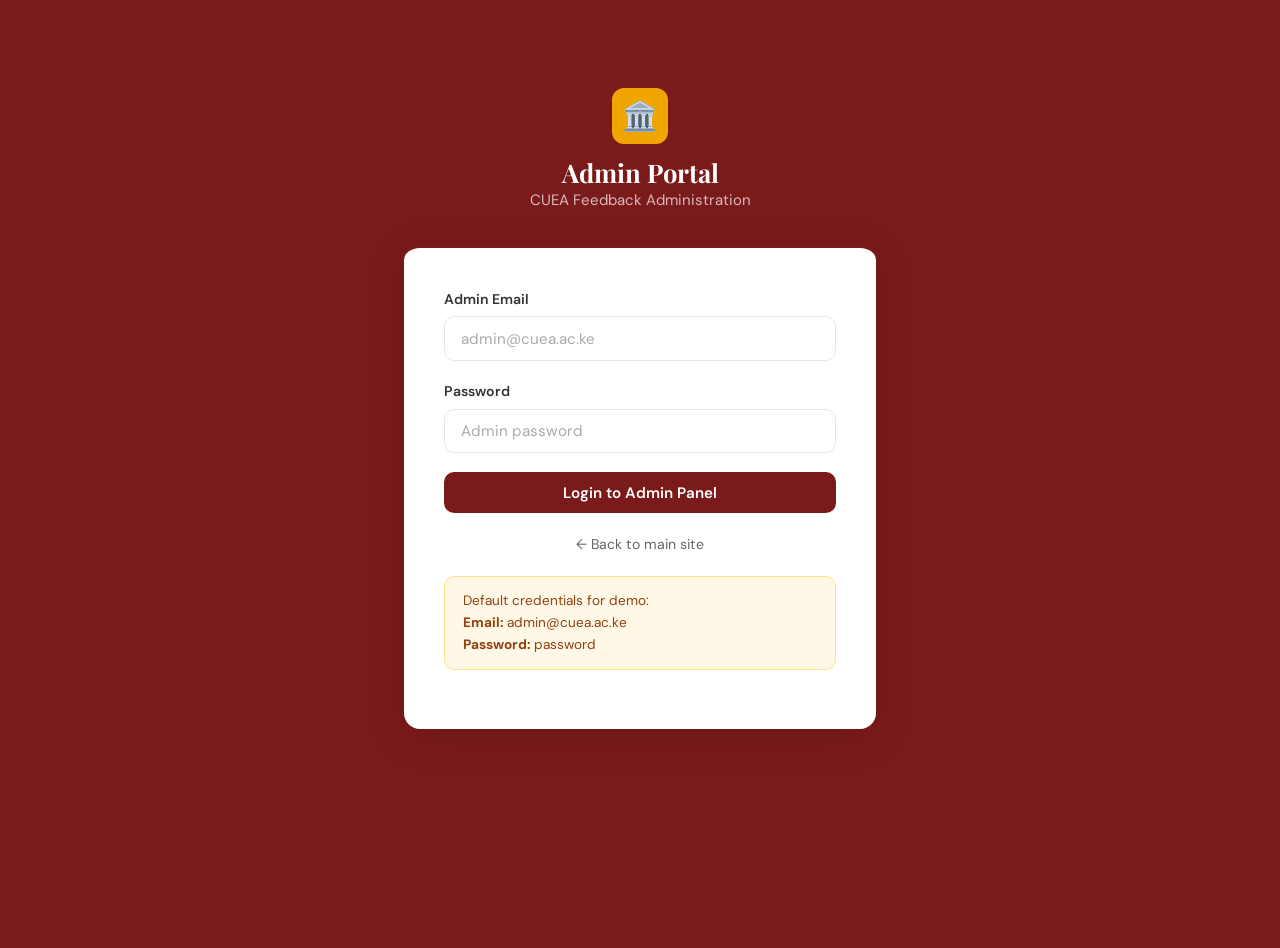
<file: admin/login.html>
<!DOCTYPE html>
<html lang="en">
<head>
    <meta charset="UTF-8">
    <meta name="viewport" content="width=device-width, initial-scale=1.0">
    <title>Admin Login — CUEA Feedback</title>
    <link rel="stylesheet" href="../style.css">
</head>
<body style="background: var(--primary);">

<div class="page-wrapper narrow" style="margin-top:3rem;">
    <div style="text-align:center; margin-bottom:2rem;">
        <div style="width:56px;height:56px;background:var(--accent);border-radius:12px;display:inline-flex;align-items:center;justify-content:center;font-size:1.8rem;margin-bottom:0.8rem;">🏛️</div>
        <h2 style="color:var(--white); font-family:'Playfair Display',serif;">Admin Portal</h2>
        <p style="color:rgba(255,255,255,0.7); margin:0;">CUEA Feedback Administration</p>
    </div>

    <div class="auth-card">
        <div id="alert" style="display:none;"></div>

        <div class="form-group">
            <label for="email">Admin Email</label>
            <input type="email" id="email" class="form-control" placeholder="admin@cuea.ac.ke">
        </div>
        <div class="form-group">
            <label for="password">Password</label>
            <input type="password" id="password" class="form-control" placeholder="Admin password">
        </div>

        <button class="btn btn-primary btn-full" id="loginBtn" onclick="login()">Login to Admin Panel</button>

        <div style="text-align:center; margin-top:1.2rem;">
            <a href="../index.html" style="font-size:0.88rem; color:var(--gray-600);">← Back to main site</a>
        </div>

        <div class="alert alert-info" style="margin-top:1.2rem; font-size:0.85rem;">
            <div>Default credentials for demo:<br><strong>Email:</strong> admin@cuea.ac.ke<br><strong>Password:</strong> password</div>
        </div>
    </div>
</div>

<script>
async function login() {
    const btn      = document.getElementById('loginBtn');
    const email    = document.getElementById('email').value.trim();
    const password = document.getElementById('password').value;

    document.getElementById('alert').style.display = 'none';

    if (!email || !password) {
        showAlert('error', 'Please enter email and password.'); return;
    }

    btn.disabled = true;
    btn.textContent = 'Logging in...';

    try {
        const res  = await fetch('../api/login.php', {
            method: 'POST',
            headers: { 'Content-Type': 'application/json' },
            body: JSON.stringify({ email, password })
        });
        const data = await res.json();

        if (data.success && data.user.role === 'admin') {
            sessionStorage.setItem('user', JSON.stringify(data.user));
            window.location.href = 'dashboard.html';
        } else if (data.success && data.user.role !== 'admin') {
            showAlert('error', 'This account does not have admin access.');
            btn.disabled = false;
            btn.textContent = 'Login to Admin Panel';
        } else {
            showAlert('error', data.error || 'Login failed.');
            btn.disabled = false;
            btn.textContent = 'Login to Admin Panel';
        }
    } catch (e) {
        showAlert('error', 'Network error. Please try again.');
        btn.disabled = false;
        btn.textContent = 'Login to Admin Panel';
    }
}

function showAlert(type, msg) {
    const alertBox = document.getElementById('alert');
    alertBox.className = 'alert alert-' + type;
    alertBox.textContent = msg;
    alertBox.style.display = 'flex';
}

document.addEventListener('keydown', e => { if (e.key === 'Enter') login(); });
</script>
</body>
</html>
</file>
<file: style.css>
/* ============================================================
   CUEA Student Feedback Application — Global Stylesheet
   Fonts: Playfair Display (headings) + DM Sans (body)
   Theme: Maroon & Gold — Clean, Authoritative, Academic
   ============================================================ */

@import url('https://fonts.googleapis.com/css2?family=Playfair+Display:wght@600;700&family=DM+Sans:wght@300;400;500;600&display=swap');

/* ── CSS Variables ── */
:root {
    --primary:      #7B1A1A;
    --primary-dark: #5a1212;
    --primary-light:#f9ecec;
    --accent:       #F0A500;
    --accent-light: #fff8e6;
    --white:        #ffffff;
    --gray-50:      #fafafa;
    --gray-100:     #f4f4f4;
    --gray-200:     #e8e8e8;
    --gray-400:     #aaaaaa;
    --gray-600:     #666666;
    --gray-800:     #333333;
    --text:         #2c2c2c;
    --radius:       10px;
    --radius-lg:    16px;
    --shadow-sm:    0 2px 8px rgba(0,0,0,0.07);
    --shadow:       0 4px 20px rgba(0,0,0,0.10);
    --shadow-lg:    0 8px 40px rgba(0,0,0,0.13);
    --transition:   0.2s ease;
}

/* ── Reset ── */
*, *::before, *::after { box-sizing: border-box; margin: 0; padding: 0; }
html { scroll-behavior: smooth; }
body {
    font-family: 'DM Sans', sans-serif;
    font-size: 15px;
    color: var(--text);
    background: var(--gray-50);
    line-height: 1.6;
    min-height: 100vh;
}

/* ── Typography ── */
h1, h2, h3 {
    font-family: 'Playfair Display', serif;
    color: var(--primary);
    line-height: 1.2;
}
h1 { font-size: 2.2rem; }
h2 { font-size: 1.6rem; }
h3 { font-size: 1.2rem; }
p  { color: var(--gray-600); margin-bottom: 0.75rem; }
a  { color: var(--primary); text-decoration: none; transition: color var(--transition); }
a:hover { color: var(--accent); }

/* ── Navbar ── */
.navbar {
    background: var(--primary);
    padding: 0 2rem;
    height: 64px;
    display: flex;
    align-items: center;
    justify-content: space-between;
    position: sticky;
    top: 0;
    z-index: 100;
    box-shadow: 0 2px 12px rgba(123,26,26,0.3);
}
.navbar-brand {
    display: flex;
    align-items: center;
    gap: 0.6rem;
    text-decoration: none;
}
.navbar-brand .logo-icon {
    width: 36px; height: 36px;
    background: var(--accent);
    border-radius: 8px;
    display: flex; align-items: center; justify-content: center;
    font-size: 1.1rem;
}
.navbar-brand span {
    font-family: 'Playfair Display', serif;
    font-size: 1.1rem;
    color: var(--white);
    font-weight: 600;
}
.navbar-links {
    display: flex;
    align-items: center;
    gap: 0.25rem;
    list-style: none;
}
.navbar-links a {
    color: rgba(255,255,255,0.85);
    padding: 0.4rem 0.9rem;
    border-radius: 6px;
    font-size: 0.9rem;
    font-weight: 500;
    transition: all var(--transition);
}
.navbar-links a:hover,
.navbar-links a.active {
    color: var(--white);
    background: rgba(255,255,255,0.15);
}
.navbar-links .btn-nav {
    background: var(--accent);
    color: var(--primary) !important;
    font-weight: 600;
    padding: 0.4rem 1rem;
}
.navbar-links .btn-nav:hover {
    background: #e09800;
}

/* ── Page Wrapper ── */
.page-wrapper {
    max-width: 1100px;
    margin: 0 auto;
    padding: 2.5rem 1.5rem;
}
.page-wrapper.narrow {
    max-width: 520px;
}

/* ── Hero (Landing page) ── */
.hero {
    background: var(--primary);
    color: var(--white);
    padding: 5rem 2rem;
    text-align: center;
    position: relative;
    overflow: hidden;
}
.hero::before {
    content: '';
    position: absolute;
    top: -60px; right: -60px;
    width: 300px; height: 300px;
    background: rgba(240,165,0,0.12);
    border-radius: 50%;
}
.hero::after {
    content: '';
    position: absolute;
    bottom: -80px; left: -40px;
    width: 240px; height: 240px;
    background: rgba(255,255,255,0.05);
    border-radius: 50%;
}
.hero h1 {
    color: var(--white);
    font-size: 2.8rem;
    margin-bottom: 1rem;
}
.hero p {
    color: rgba(255,255,255,0.8);
    font-size: 1.1rem;
    max-width: 560px;
    margin: 0 auto 2rem;
}
.hero-actions {
    display: flex;
    gap: 1rem;
    justify-content: center;
    flex-wrap: wrap;
}

/* ── Buttons ── */
.btn {
    display: inline-flex;
    align-items: center;
    gap: 0.4rem;
    padding: 0.65rem 1.4rem;
    border-radius: var(--radius);
    font-family: 'DM Sans', sans-serif;
    font-size: 0.95rem;
    font-weight: 600;
    cursor: pointer;
    border: none;
    transition: all var(--transition);
    text-decoration: none;
}
.btn-primary {
    background: var(--primary);
    color: var(--white);
}
.btn-primary:hover {
    background: var(--primary-dark);
    color: var(--white);
    transform: translateY(-1px);
    box-shadow: 0 4px 14px rgba(123,26,26,0.3);
}
.btn-accent {
    background: var(--accent);
    color: var(--primary);
}
.btn-accent:hover {
    background: #e09800;
    color: var(--primary);
    transform: translateY(-1px);
    box-shadow: 0 4px 14px rgba(240,165,0,0.35);
}
.btn-outline {
    background: transparent;
    color: var(--primary);
    border: 2px solid var(--primary);
}
.btn-outline:hover {
    background: var(--primary);
    color: var(--white);
}
.btn-outline-white {
    background: transparent;
    color: var(--white);
    border: 2px solid rgba(255,255,255,0.6);
}
.btn-outline-white:hover {
    background: rgba(255,255,255,0.15);
    color: var(--white);
    border-color: var(--white);
}
.btn-sm { padding: 0.4rem 0.9rem; font-size: 0.85rem; }
.btn-lg { padding: 0.85rem 2rem; font-size: 1rem; }
.btn-full { width: 100%; justify-content: center; }
.btn:disabled { opacity: 0.6; cursor: not-allowed; transform: none !important; }

/* ── Cards ── */
.card {
    background: var(--white);
    border-radius: var(--radius-lg);
    box-shadow: var(--shadow-sm);
    border: 1px solid var(--gray-200);
    overflow: hidden;
    transition: box-shadow var(--transition);
}
.card:hover { box-shadow: var(--shadow); }
.card-header {
    padding: 1.25rem 1.5rem;
    border-bottom: 1px solid var(--gray-200);
    display: flex;
    align-items: center;
    justify-content: space-between;
}
.card-header h3 { margin: 0; font-size: 1.05rem; }
.card-body { padding: 1.5rem; }

/* ── Auth Card ── */
.auth-card {
    background: var(--white);
    border-radius: var(--radius-lg);
    box-shadow: var(--shadow-lg);
    padding: 2.5rem;
    border-top: 4px solid var(--primary);
}
.auth-card h2 { margin-bottom: 0.3rem; }
.auth-card .subtitle { color: var(--gray-600); margin-bottom: 2rem; font-size: 0.9rem; }

/* ── Forms ── */
.form-group { margin-bottom: 1.2rem; }
.form-group label {
    display: block;
    font-weight: 600;
    font-size: 0.88rem;
    color: var(--gray-800);
    margin-bottom: 0.4rem;
}
.form-control {
    width: 100%;
    padding: 0.7rem 1rem;
    border: 1.5px solid var(--gray-200);
    border-radius: var(--radius);
    font-family: 'DM Sans', sans-serif;
    font-size: 0.95rem;
    color: var(--text);
    background: var(--white);
    transition: border-color var(--transition), box-shadow var(--transition);
    outline: none;
}
.form-control:focus {
    border-color: var(--primary);
    box-shadow: 0 0 0 3px rgba(123,26,26,0.1);
}
.form-control::placeholder { color: var(--gray-400); }
textarea.form-control { resize: vertical; min-height: 130px; }
select.form-control { cursor: pointer; }

/* ── Alerts ── */
.alert {
    padding: 0.85rem 1.1rem;
    border-radius: var(--radius);
    font-size: 0.9rem;
    margin-bottom: 1.2rem;
    display: flex;
    align-items: flex-start;
    gap: 0.5rem;
}
.alert-error   { background: #fef2f2; color: #b91c1c; border: 1px solid #fecaca; }
.alert-success { background: #f0fdf4; color: #15803d; border: 1px solid #bbf7d0; }
.alert-info    { background: var(--accent-light); color: #92400e; border: 1px solid #fde68a; }

/* ── Status Badges ── */
.badge {
    display: inline-block;
    padding: 0.2rem 0.7rem;
    border-radius: 20px;
    font-size: 0.78rem;
    font-weight: 600;
}
.badge-submitted    { background: #e0f2fe; color: #0369a1; }
.badge-under-review { background: var(--accent-light); color: #92400e; }
.badge-resolved     { background: #f0fdf4; color: #15803d; }
.badge-closed       { background: var(--gray-100); color: var(--gray-600); }

/* ── Table ── */
.table-wrap { overflow-x: auto; }
table {
    width: 100%;
    border-collapse: collapse;
    font-size: 0.9rem;
}
thead th {
    background: var(--primary);
    color: var(--white);
    padding: 0.75rem 1rem;
    text-align: left;
    font-weight: 600;
    font-size: 0.85rem;
}
tbody tr { border-bottom: 1px solid var(--gray-200); transition: background var(--transition); }
tbody tr:hover { background: var(--primary-light); }
tbody td { padding: 0.75rem 1rem; vertical-align: middle; }

/* ── Feature Cards (landing) ── */
.features-grid {
    display: grid;
    grid-template-columns: repeat(auto-fit, minmax(240px, 1fr));
    gap: 1.5rem;
    margin-top: 3rem;
}
.feature-card {
    background: var(--white);
    border-radius: var(--radius-lg);
    padding: 1.8rem;
    border: 1px solid var(--gray-200);
    box-shadow: var(--shadow-sm);
    transition: all var(--transition);
}
.feature-card:hover {
    transform: translateY(-3px);
    box-shadow: var(--shadow);
    border-color: var(--primary-light);
}
.feature-icon {
    width: 46px; height: 46px;
    background: var(--primary-light);
    border-radius: 10px;
    display: flex; align-items: center; justify-content: center;
    font-size: 1.4rem;
    margin-bottom: 1rem;
}
.feature-card h3 { font-size: 1rem; margin-bottom: 0.4rem; }
.feature-card p  { font-size: 0.88rem; margin: 0; }

/* ── Stats row (dashboards) ── */
.stats-row {
    display: grid;
    grid-template-columns: repeat(auto-fit, minmax(140px, 1fr));
    gap: 1rem;
    margin-bottom: 2rem;
}
.stat-card {
    background: var(--white);
    border-radius: var(--radius-lg);
    padding: 1.2rem 1.4rem;
    border: 1px solid var(--gray-200);
    box-shadow: var(--shadow-sm);
}
.stat-card .stat-num {
    font-family: 'Playfair Display', serif;
    font-size: 2rem;
    color: var(--primary);
    line-height: 1;
}
.stat-card .stat-label {
    font-size: 0.82rem;
    color: var(--gray-600);
    margin-top: 0.3rem;
}

/* ── Footer ── */
footer {
    background: var(--primary);
    color: rgba(255,255,255,0.7);
    text-align: center;
    padding: 1.5rem;
    font-size: 0.85rem;
    margin-top: 4rem;
}
footer strong { color: var(--white); }

/* ── Divider ── */
.divider {
    display: flex;
    align-items: center;
    gap: 0.8rem;
    margin: 1.2rem 0;
    color: var(--gray-400);
    font-size: 0.85rem;
}
.divider::before, .divider::after {
    content: '';
    flex: 1;
    height: 1px;
    background: var(--gray-200);
}

/* ── Ref number box ── */
.ref-box {
    background: var(--accent-light);
    border: 2px dashed var(--accent);
    border-radius: var(--radius);
    padding: 1rem 1.4rem;
    text-align: center;
    margin: 1.2rem 0;
}
.ref-box .ref-num {
    font-family: 'Playfair Display', serif;
    font-size: 1.6rem;
    color: var(--primary);
    letter-spacing: 2px;
}
.ref-box p { margin: 0; font-size: 0.85rem; }

/* ── Responsive ── */
@media (max-width: 640px) {
    .hero h1 { font-size: 2rem; }
    .navbar  { padding: 0 1rem; }
    .navbar-links { display: none; }
    .page-wrapper { padding: 1.5rem 1rem; }
    .auth-card { padding: 1.8rem 1.2rem; }
}
</file>
